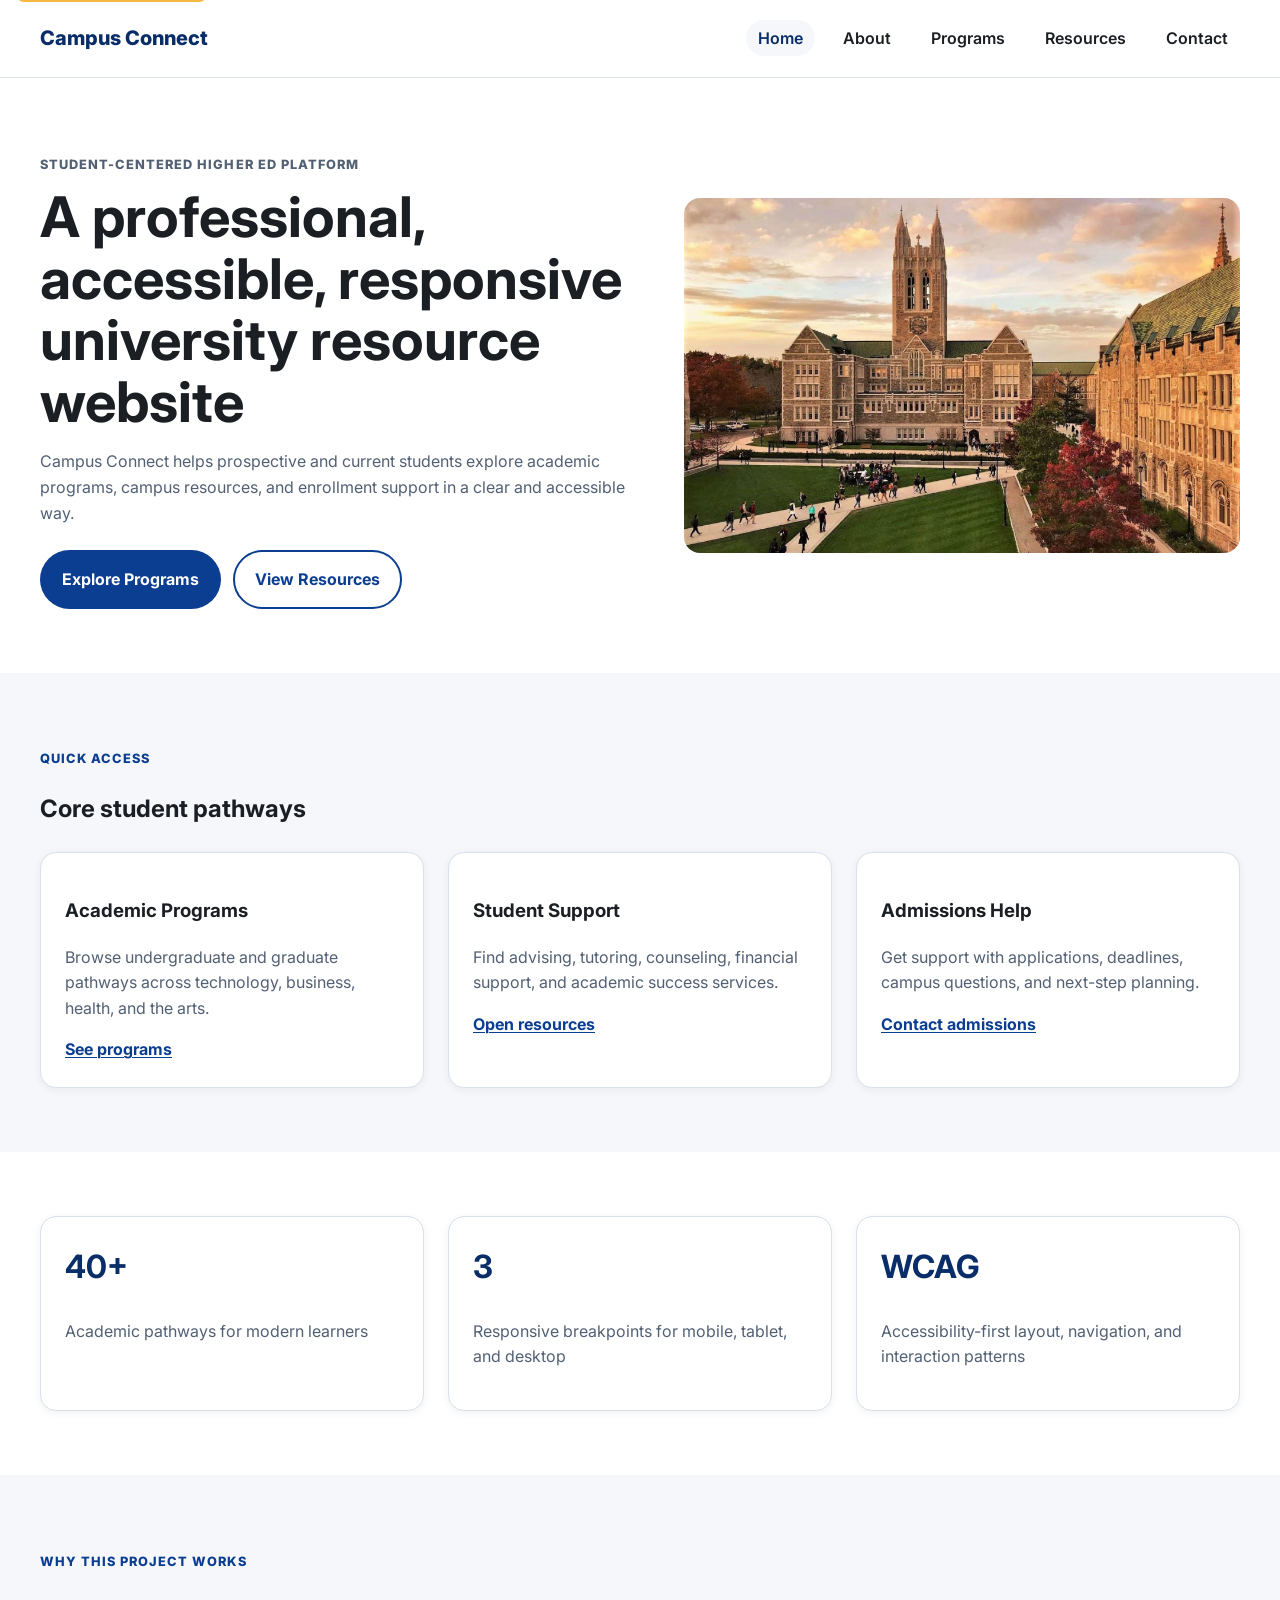
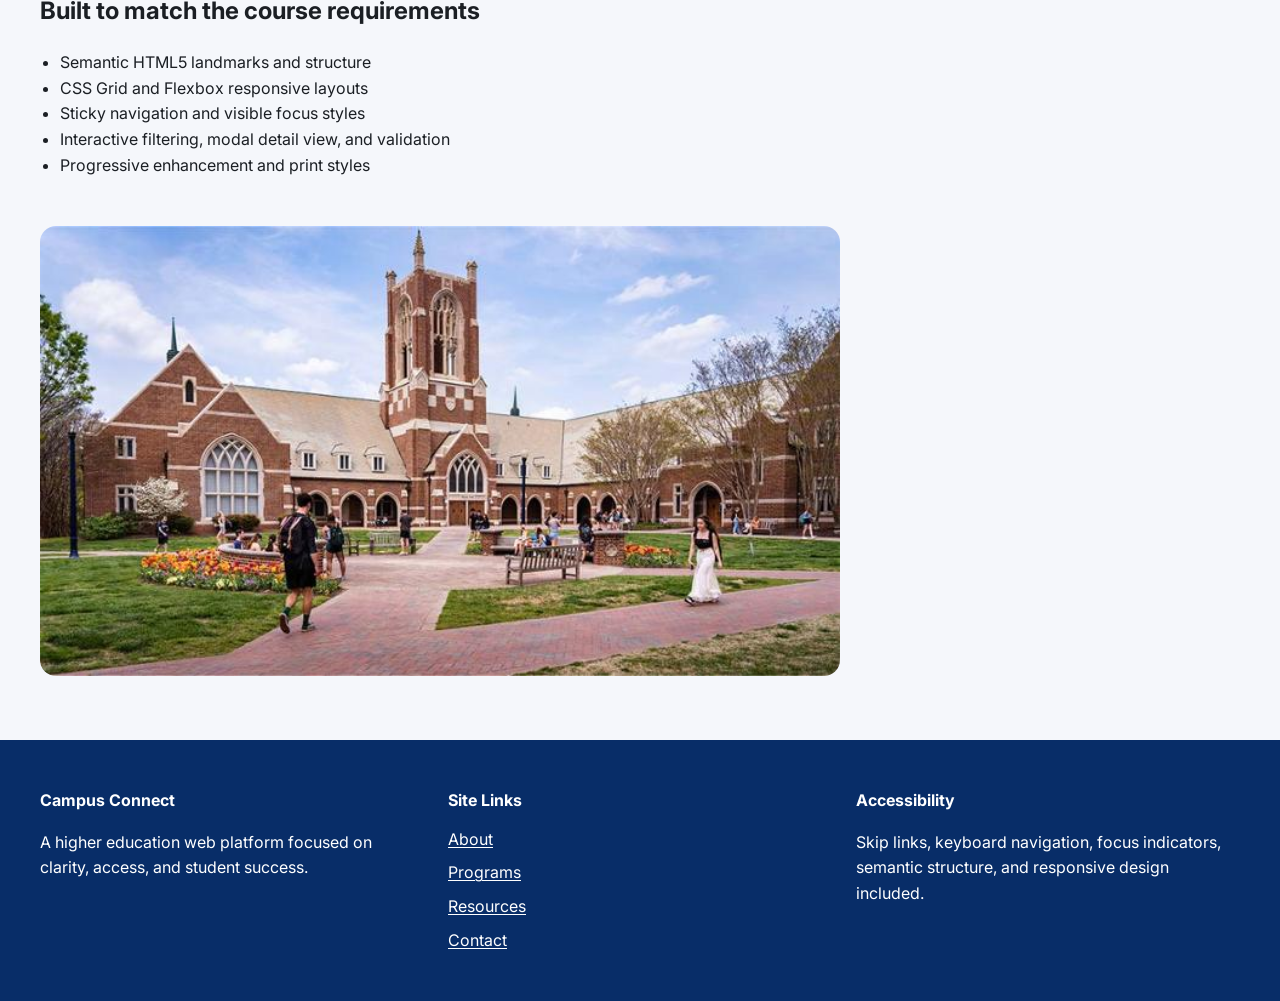
<file: index.html>
<!DOCTYPE html>
<html lang="en">
<head>
  <meta charset="UTF-8" />
  <meta name="viewport" content="width=device-width, initial-scale=1.0" />
  <meta name="description" content="Campus Connect is a higher education platform for prospective and current students." />
  <title>Campus Connect | Home</title>
  <link rel="preconnect" href="https://fonts.googleapis.com" />
  <link rel="preconnect" href="https://fonts.gstatic.com" crossorigin />
  <link href="https://fonts.googleapis.com/css2?family=Inter:wght@400;500;600;700;800&display=swap" rel="stylesheet" />
  <link rel="stylesheet" href="css/styles.css" />
  <link rel="stylesheet" href="css/print.css" media="print" />
  <script defer src="js/app.js"></script>
</head>
<body>
  <a class="skip-link" href="#main-content">Skip to main content</a>

  <header class="site-header">
    <div class="container header-inner">
      <a class="logo" href="index.html" aria-label="Campus Connect home">Campus Connect</a>

      <button class="menu-toggle" aria-expanded="false" aria-controls="site-nav" aria-label="Toggle navigation">
        <span></span>
        <span></span>
        <span></span>
      </button>

      <nav id="site-nav" class="site-nav" aria-label="Primary navigation">
        <ul>
          <li><a href="index.html" aria-current="page">Home</a></li>
          <li><a href="about.html">About</a></li>
          <li><a href="programs.html">Programs</a></li>
          <li><a href="resources.html">Resources</a></li>
          <li><a href="contact.html">Contact</a></li>
        </ul>
      </nav>
    </div>
  </header>

  <main id="main-content">
    <section class="hero">
      <div class="container hero-grid">
        <div class="hero-copy">
          <p class="eyebrow">Student-centered higher ed platform</p>
          <h1>A professional, accessible, responsive university resource website</h1>
          <p>
            Campus Connect helps prospective and current students explore academic programs,
            campus resources, and enrollment support in a clear and accessible way.
          </p>
          <div class="hero-actions">
            <a class="btn btn-primary" href="programs.html">Explore Programs</a>
            <a class="btn btn-secondary" href="resources.html">View Resources</a>
          </div>
        </div>

        <div class="hero-media">
          <picture>
            <source media="(min-width: 900px)" srcset="images/campus-hero-large.jpg" />
            <img
              src="images/campus-hero-small.jpg"
              alt="University students walking across campus"
              width="800"
              height="520"
              loading="eager"
            />
          </picture>
        </div>
      </div>
    </section>

    <section class="section surface-light">
      <div class="container">
        <div class="section-heading">
          <p class="eyebrow">Quick access</p>
          <h2>Core student pathways</h2>
        </div>

        <div class="card-grid three-col">
          <article class="card">
            <h3>Academic Programs</h3>
            <p>Browse undergraduate and graduate pathways across technology, business, health, and the arts.</p>
            <a class="text-link" href="programs.html">See programs</a>
          </article>

          <article class="card">
            <h3>Student Support</h3>
            <p>Find advising, tutoring, counseling, financial support, and academic success services.</p>
            <a class="text-link" href="resources.html">Open resources</a>
          </article>

          <article class="card">
            <h3>Admissions Help</h3>
            <p>Get support with applications, deadlines, campus questions, and next-step planning.</p>
            <a class="text-link" href="contact.html">Contact admissions</a>
          </article>
        </div>
      </div>
    </section>

    <section class="section">
      <div class="container stats-grid">
        <article class="stat-card">
          <h2>40+</h2>
          <p>Academic pathways for modern learners</p>
        </article>
        <article class="stat-card">
          <h2>3</h2>
          <p>Responsive breakpoints for mobile, tablet, and desktop</p>
        </article>
        <article class="stat-card">
          <h2>WCAG</h2>
          <p>Accessibility-first layout, navigation, and interaction patterns</p>
        </article>
      </div>
    </section>

    <section class="section surface-light">
      <div class="container feature-grid">
        <div>
          <p class="eyebrow">Why this project works</p>
          <h2>Built to match the course requirements</h2>
          <ul class="check-list">
            <li>Semantic HTML5 landmarks and structure</li>
            <li>CSS Grid and Flexbox responsive layouts</li>
            <li>Sticky navigation and visible focus styles</li>
            <li>Interactive filtering, modal detail view, and validation</li>
            <li>Progressive enhancement and print styles</li>
          </ul>
        </div>

        <div class="feature-image">
          <picture>
            <source media="(min-width: 900px)" srcset="images/library-large.jpg" />
            <img
              src="images/library-small.jpg"
              alt="Students studying together in a campus library"
              width="800"
              height="520"
              loading="lazy"
            />
          </picture>
        </div>
      </div>
    </section>
  </main>

  <footer class="site-footer">
    <div class="container footer-grid">
      <div>
        <h2 class="footer-title">Campus Connect</h2>
        <p>A higher education web platform focused on clarity, access, and student success.</p>
      </div>
      <div>
        <h2 class="footer-title">Site Links</h2>
        <ul class="footer-list">
          <li><a href="about.html">About</a></li>
          <li><a href="programs.html">Programs</a></li>
          <li><a href="resources.html">Resources</a></li>
          <li><a href="contact.html">Contact</a></li>
        </ul>
      </div>
      <div>
        <h2 class="footer-title">Accessibility</h2>
        <p>Skip links, keyboard navigation, focus indicators, semantic structure, and responsive design included.</p>
      </div>
    </div>
  </footer>
</body>
</html>
</file>
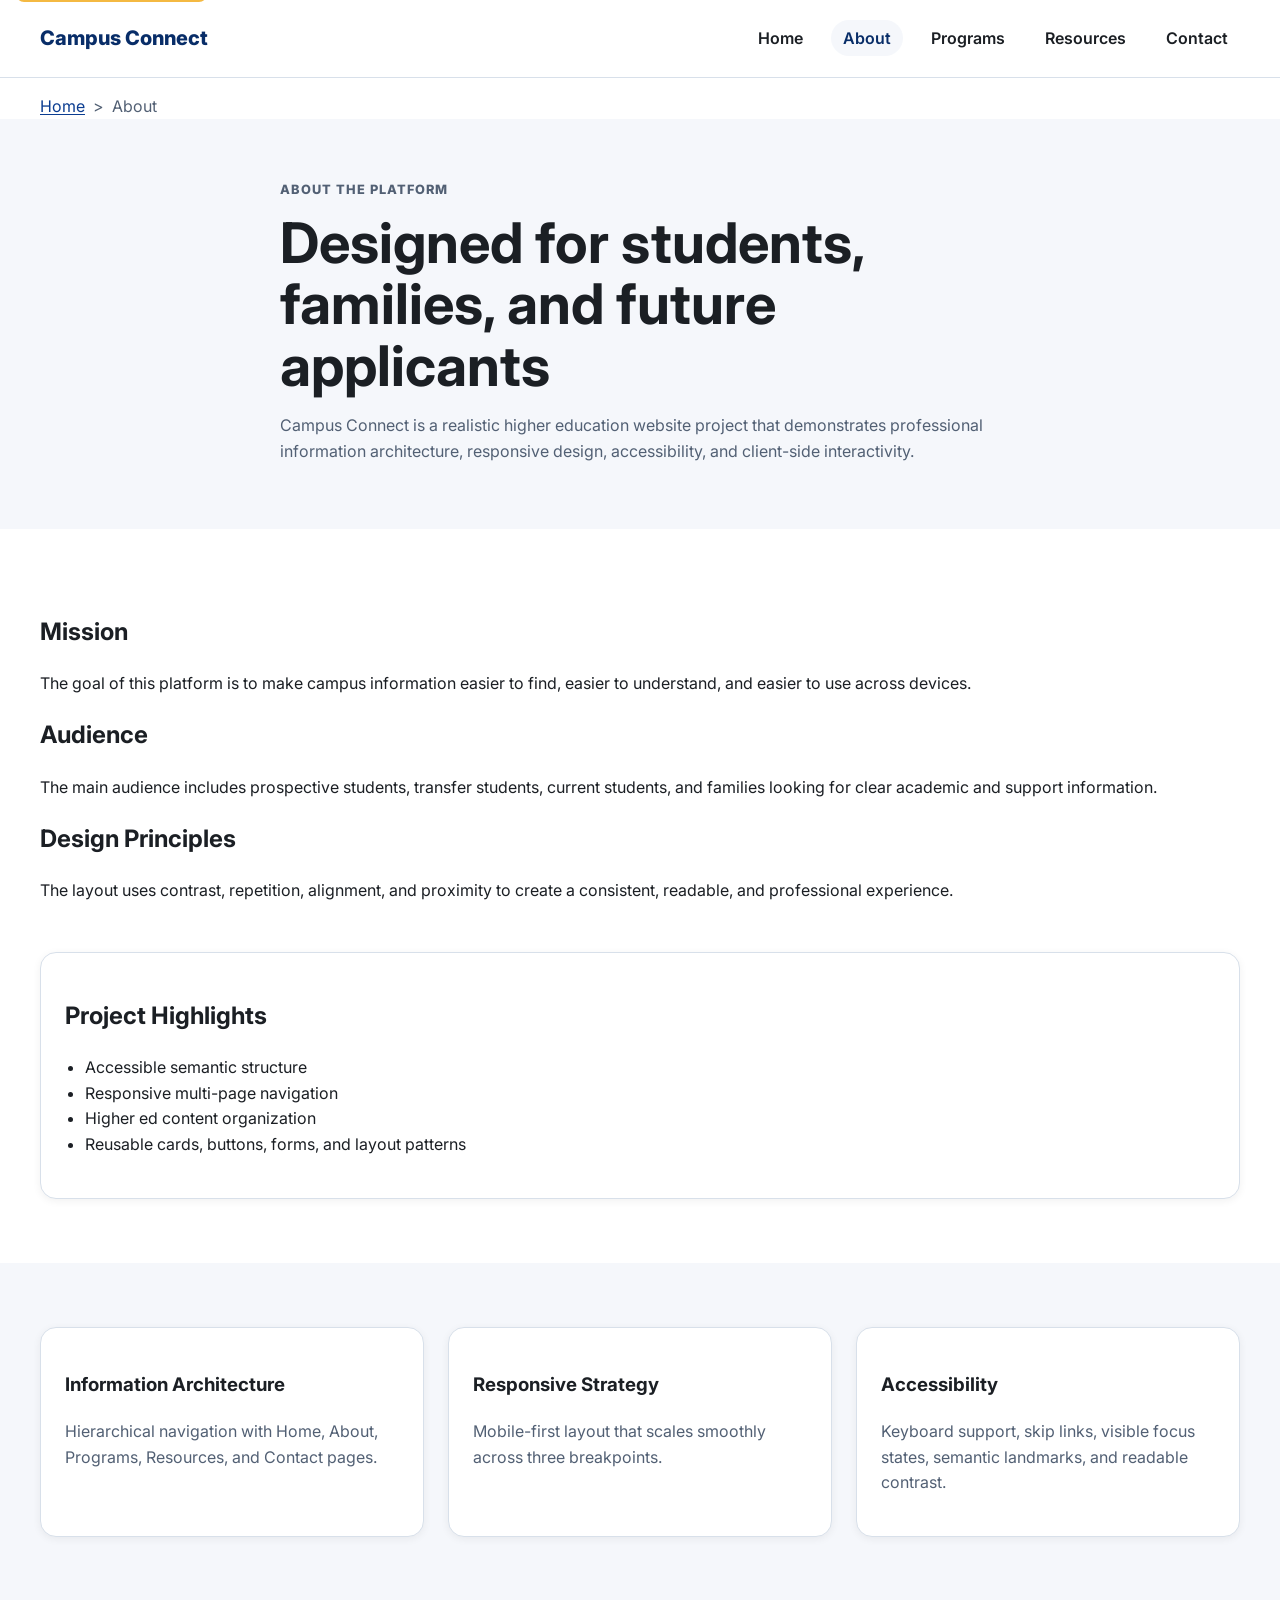
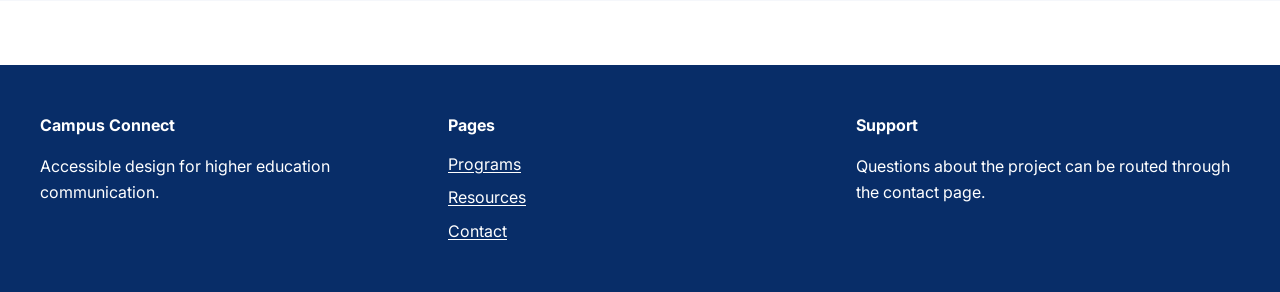
<file: about.html>
<!DOCTYPE html>
<html lang="en">
<head>
  <meta charset="UTF-8" />
  <meta name="viewport" content="width=device-width, initial-scale=1.0" />
  <meta name="description" content="About Campus Connect and its student-centered mission." />
  <title>Campus Connect | About</title>
  <link rel="preconnect" href="https://fonts.googleapis.com" />
  <link rel="preconnect" href="https://fonts.gstatic.com" crossorigin />
  <link href="https://fonts.googleapis.com/css2?family=Inter:wght@400;500;600;700;800&display=swap" rel="stylesheet" />
  <link rel="stylesheet" href="css/styles.css" />
  <link rel="stylesheet" href="css/print.css" media="print" />
  <script defer src="js/app.js"></script>
</head>
<body>
  <a class="skip-link" href="#main-content">Skip to main content</a>

  <header class="site-header">
    <div class="container header-inner">
      <a class="logo" href="index.html">Campus Connect</a>
      <button class="menu-toggle" aria-expanded="false" aria-controls="site-nav" aria-label="Toggle navigation">
        <span></span><span></span><span></span>
      </button>
      <nav id="site-nav" class="site-nav" aria-label="Primary navigation">
        <ul>
          <li><a href="index.html">Home</a></li>
          <li><a href="about.html" aria-current="page">About</a></li>
          <li><a href="programs.html">Programs</a></li>
          <li><a href="resources.html">Resources</a></li>
          <li><a href="contact.html">Contact</a></li>
        </ul>
      </nav>
    </div>
  </header>

  <main id="main-content" class="page-main">
    <div class="container breadcrumb-wrap">
      <nav aria-label="Breadcrumb">
        <ol class="breadcrumb">
          <li><a href="index.html">Home</a></li>
          <li aria-current="page">About</li>
        </ol>
      </nav>
    </div>

    <section class="page-hero surface-light">
      <div class="container narrow-flow">
        <p class="eyebrow">About the platform</p>
        <h1>Designed for students, families, and future applicants</h1>
        <p>
          Campus Connect is a realistic higher education website project that demonstrates
          professional information architecture, responsive design, accessibility, and client-side interactivity.
        </p>
      </div>
    </section>

    <section class="section">
      <div class="container content-grid">
        <article>
          <h2>Mission</h2>
          <p>
            The goal of this platform is to make campus information easier to find, easier to understand,
            and easier to use across devices.
          </p>

          <h2>Audience</h2>
          <p>
            The main audience includes prospective students, transfer students, current students,
            and families looking for clear academic and support information.
          </p>

          <h2>Design Principles</h2>
          <p>
            The layout uses contrast, repetition, alignment, and proximity to create a consistent,
            readable, and professional experience.
          </p>
        </article>

        <aside class="sidebar-card">
          <h2>Project Highlights</h2>
          <ul class="check-list">
            <li>Accessible semantic structure</li>
            <li>Responsive multi-page navigation</li>
            <li>Higher ed content organization</li>
            <li>Reusable cards, buttons, forms, and layout patterns</li>
          </ul>
        </aside>
      </div>
    </section>

    <section class="section surface-light">
      <div class="container card-grid three-col">
        <article class="card">
          <h3>Information Architecture</h3>
          <p>Hierarchical navigation with Home, About, Programs, Resources, and Contact pages.</p>
        </article>
        <article class="card">
          <h3>Responsive Strategy</h3>
          <p>Mobile-first layout that scales smoothly across three breakpoints.</p>
        </article>
        <article class="card">
          <h3>Accessibility</h3>
          <p>Keyboard support, skip links, visible focus states, semantic landmarks, and readable contrast.</p>
        </article>
      </div>
    </section>
  </main>

  <footer class="site-footer">
    <div class="container footer-grid">
      <div>
        <h2 class="footer-title">Campus Connect</h2>
        <p>Accessible design for higher education communication.</p>
      </div>
      <div>
        <h2 class="footer-title">Pages</h2>
        <ul class="footer-list">
          <li><a href="programs.html">Programs</a></li>
          <li><a href="resources.html">Resources</a></li>
          <li><a href="contact.html">Contact</a></li>
        </ul>
      </div>
      <div>
        <h2 class="footer-title">Support</h2>
        <p>Questions about the project can be routed through the contact page.</p>
      </div>
    </div>
  </footer>
</body>
</html>
</file>
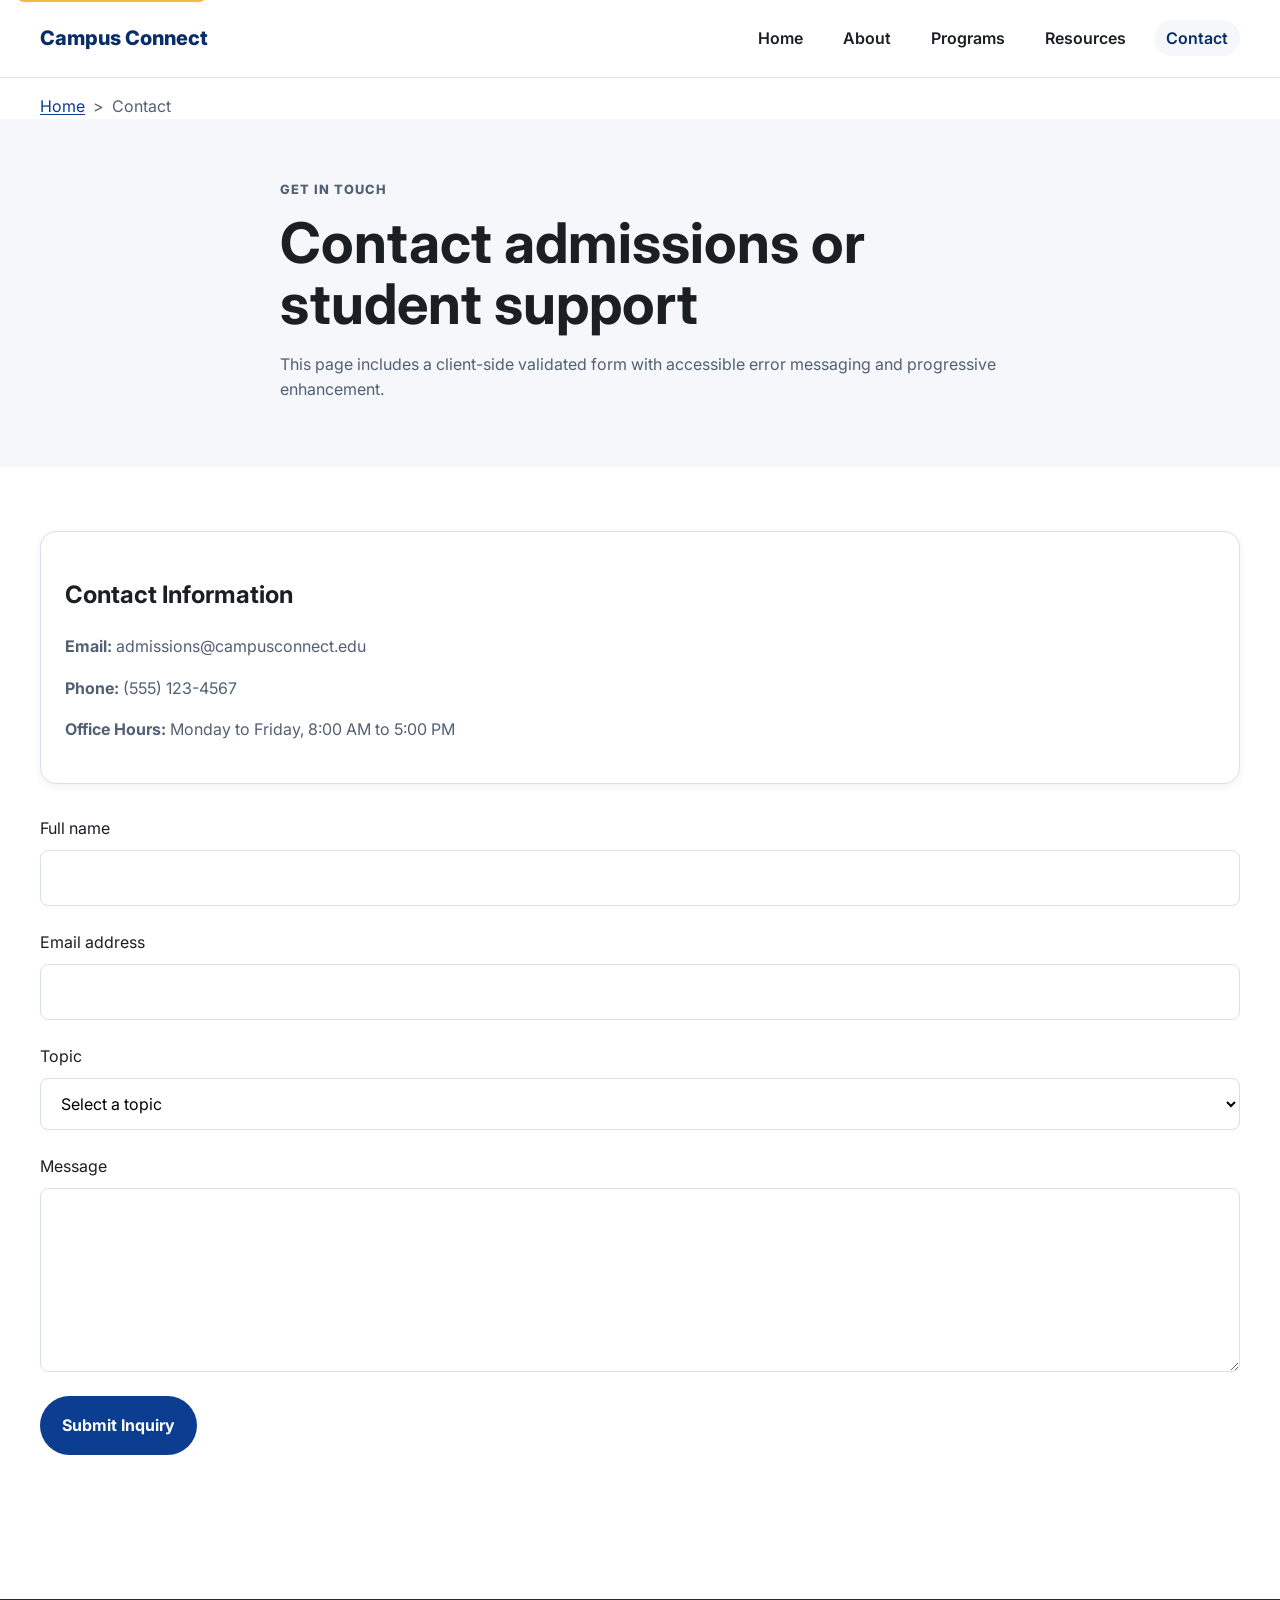
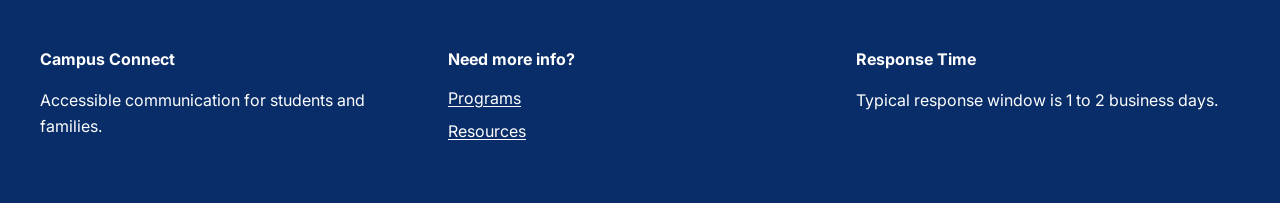
<file: contact.html>
<!DOCTYPE html>
<html lang="en">
<head>
  <meta charset="UTF-8" />
  <meta name="viewport" content="width=device-width, initial-scale=1.0" />
  <meta name="description" content="Contact Campus Connect admissions and student services." />
  <title>Campus Connect | Contact</title>
  <link rel="preconnect" href="https://fonts.googleapis.com" />
  <link rel="preconnect" href="https://fonts.gstatic.com" crossorigin />
  <link href="https://fonts.googleapis.com/css2?family=Inter:wght@400;500;600;700;800&display=swap" rel="stylesheet" />
  <link rel="stylesheet" href="css/styles.css" />
  <link rel="stylesheet" href="css/print.css" media="print" />
  <script defer src="js/app.js"></script>
</head>
<body>
  <a class="skip-link" href="#main-content">Skip to main content</a>

  <header class="site-header">
    <div class="container header-inner">
      <a class="logo" href="index.html">Campus Connect</a>
      <button class="menu-toggle" aria-expanded="false" aria-controls="site-nav" aria-label="Toggle navigation">
        <span></span><span></span><span></span>
      </button>
      <nav id="site-nav" class="site-nav" aria-label="Primary navigation">
        <ul>
          <li><a href="index.html">Home</a></li>
          <li><a href="about.html">About</a></li>
          <li><a href="programs.html">Programs</a></li>
          <li><a href="resources.html">Resources</a></li>
          <li><a href="contact.html" aria-current="page">Contact</a></li>
        </ul>
      </nav>
    </div>
  </header>

  <main id="main-content" class="page-main">
    <div class="container breadcrumb-wrap">
      <nav aria-label="Breadcrumb">
        <ol class="breadcrumb">
          <li><a href="index.html">Home</a></li>
          <li aria-current="page">Contact</li>
        </ol>
      </nav>
    </div>

    <section class="page-hero surface-light">
      <div class="container narrow-flow">
        <p class="eyebrow">Get in touch</p>
        <h1>Contact admissions or student support</h1>
        <p>
          This page includes a client-side validated form with accessible error messaging and progressive enhancement.
        </p>
      </div>
    </section>

    <section class="section">
      <div class="container contact-grid">
        <article class="card">
          <h2>Contact Information</h2>
          <p><strong>Email:</strong> admissions@campusconnect.edu</p>
          <p><strong>Phone:</strong> (555) 123-4567</p>
          <p><strong>Office Hours:</strong> Monday to Friday, 8:00 AM to 5:00 PM</p>
        </article>

        <form id="contact-form" class="contact-form" novalidate>
          <div class="form-group">
            <label for="full-name">Full name</label>
            <input id="full-name" name="fullName" type="text" required />
            <small class="error-message" aria-live="polite"></small>
          </div>

          <div class="form-group">
            <label for="email">Email address</label>
            <input id="email" name="email" type="email" required />
            <small class="error-message" aria-live="polite"></small>
          </div>

          <div class="form-group">
            <label for="topic">Topic</label>
            <select id="topic" name="topic" required>
              <option value="">Select a topic</option>
              <option value="admissions">Admissions</option>
              <option value="advising">Advising</option>
              <option value="financial-aid">Financial Aid</option>
              <option value="student-support">Student Support</option>
            </select>
            <small class="error-message" aria-live="polite"></small>
          </div>

          <div class="form-group">
            <label for="message">Message</label>
            <textarea id="message" name="message" rows="6" required></textarea>
            <small class="error-message" aria-live="polite"></small>
          </div>

          <button class="btn btn-primary" type="submit">Submit Inquiry</button>
          <p id="form-status" class="form-status" aria-live="polite"></p>
        </form>
      </div>
    </section>
  </main>

  <footer class="site-footer">
    <div class="container footer-grid">
      <div>
        <h2 class="footer-title">Campus Connect</h2>
        <p>Accessible communication for students and families.</p>
      </div>
      <div>
        <h2 class="footer-title">Need more info?</h2>
        <ul class="footer-list">
          <li><a href="programs.html">Programs</a></li>
          <li><a href="resources.html">Resources</a></li>
        </ul>
      </div>
      <div>
        <h2 class="footer-title">Response Time</h2>
        <p>Typical response window is 1 to 2 business days.</p>
      </div>
    </div>
  </footer>
</body>
</html>
</file>
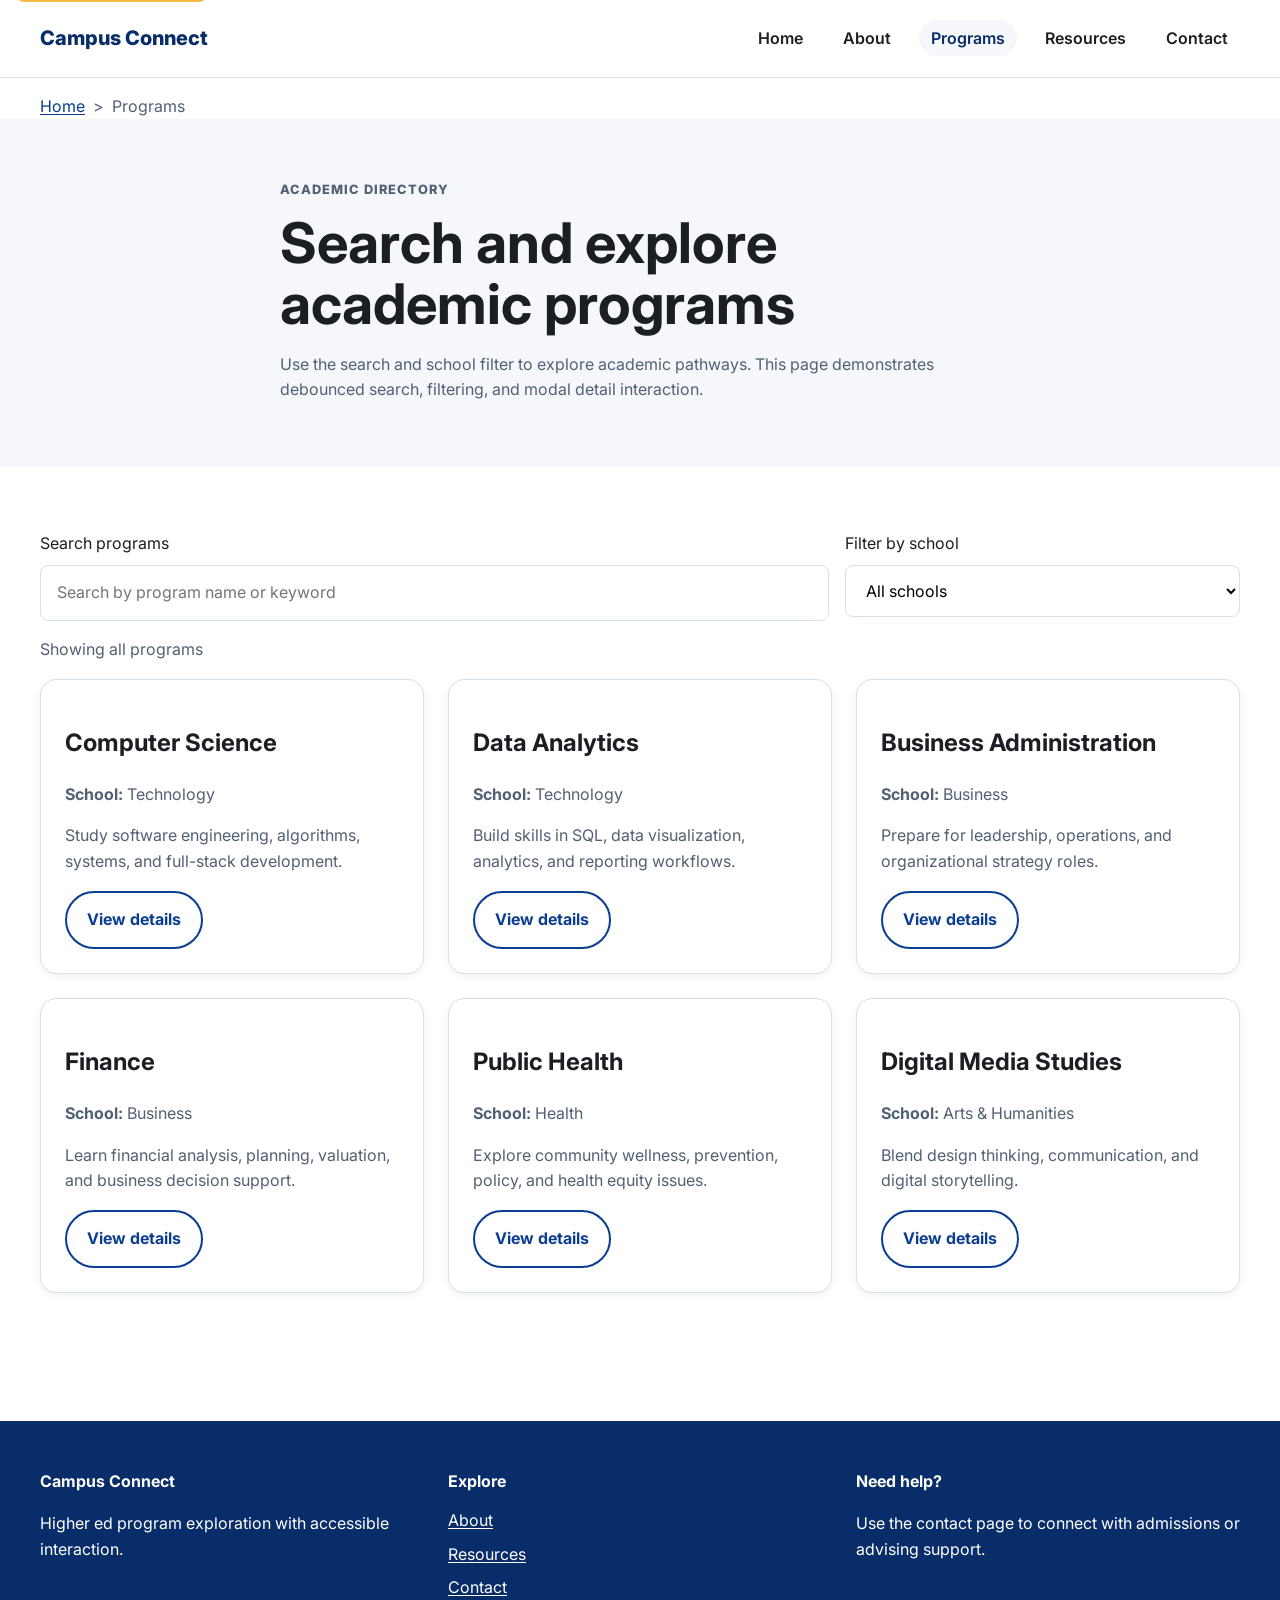
<file: programs.html>
<!DOCTYPE html>
<html lang="en">
<head>
  <meta charset="UTF-8" />
  <meta name="viewport" content="width=device-width, initial-scale=1.0" />
  <meta name="description" content="Search and filter academic programs at Campus Connect." />
  <title>Campus Connect | Programs</title>
  <link rel="preconnect" href="https://fonts.googleapis.com" />
  <link rel="preconnect" href="https://fonts.gstatic.com" crossorigin />
  <link href="https://fonts.googleapis.com/css2?family=Inter:wght@400;500;600;700;800&display=swap" rel="stylesheet" />
  <link rel="stylesheet" href="css/styles.css" />
  <link rel="stylesheet" href="css/print.css" media="print" />
  <script defer src="js/app.js"></script>
</head>
<body>
  <a class="skip-link" href="#main-content">Skip to main content</a>

  <header class="site-header">
    <div class="container header-inner">
      <a class="logo" href="index.html">Campus Connect</a>
      <button class="menu-toggle" aria-expanded="false" aria-controls="site-nav" aria-label="Toggle navigation">
        <span></span><span></span><span></span>
      </button>
      <nav id="site-nav" class="site-nav" aria-label="Primary navigation">
        <ul>
          <li><a href="index.html">Home</a></li>
          <li><a href="about.html">About</a></li>
          <li><a href="programs.html" aria-current="page">Programs</a></li>
          <li><a href="resources.html">Resources</a></li>
          <li><a href="contact.html">Contact</a></li>
        </ul>
      </nav>
    </div>
  </header>

  <main id="main-content" class="page-main">
    <div class="container breadcrumb-wrap">
      <nav aria-label="Breadcrumb">
        <ol class="breadcrumb">
          <li><a href="index.html">Home</a></li>
          <li aria-current="page">Programs</li>
        </ol>
      </nav>
    </div>

    <section class="page-hero surface-light">
      <div class="container narrow-flow">
        <p class="eyebrow">Academic directory</p>
        <h1>Search and explore academic programs</h1>
        <p>
          Use the search and school filter to explore academic pathways.
          This page demonstrates debounced search, filtering, and modal detail interaction.
        </p>
      </div>
    </section>

    <section class="section">
      <div class="container">
        <form class="filter-panel" aria-label="Program filters">
          <div class="form-group">
            <label for="program-search">Search programs</label>
            <input
              id="program-search"
              type="search"
              placeholder="Search by program name or keyword"
            />
          </div>

          <div class="form-group">
            <label for="program-category">Filter by school</label>
            <select id="program-category">
              <option value="all">All schools</option>
              <option value="Technology">Technology</option>
              <option value="Business">Business</option>
              <option value="Health">Health</option>
              <option value="Arts & Humanities">Arts & Humanities</option>
            </select>
          </div>
        </form>

        <p id="results-count" class="results-count" aria-live="polite">Showing all programs</p>

        <div id="program-list" class="card-grid three-col">
          <article class="card program-card" data-category="Technology" data-keywords="software coding engineering web development computer">
            <h2>Computer Science</h2>
            <p><strong>School:</strong> Technology</p>
            <p>Study software engineering, algorithms, systems, and full-stack development.</p>
            <button
              class="btn btn-secondary open-modal"
              data-modal-trigger
              data-title="Computer Science"
              data-school="Technology"
              data-description="This program includes software engineering, algorithms, databases, web development, and strong problem-solving foundations for technical careers."
            >
              View details
            </button>
          </article>

          <article class="card program-card" data-category="Technology" data-keywords="sql dashboards analytics data machine learning statistics">
            <h2>Data Analytics</h2>
            <p><strong>School:</strong> Technology</p>
            <p>Build skills in SQL, data visualization, analytics, and reporting workflows.</p>
            <button
              class="btn btn-secondary open-modal"
              data-modal-trigger
              data-title="Data Analytics"
              data-school="Technology"
              data-description="Students learn SQL, dashboards, data storytelling, reporting, and applied analytics for modern decision-making."
            >
              View details
            </button>
          </article>

          <article class="card program-card" data-category="Business" data-keywords="finance management leadership marketing accounting business">
            <h2>Business Administration</h2>
            <p><strong>School:</strong> Business</p>
            <p>Prepare for leadership, operations, and organizational strategy roles.</p>
            <button
              class="btn btn-secondary open-modal"
              data-modal-trigger
              data-title="Business Administration"
              data-school="Business"
              data-description="This program builds foundations in management, finance, operations, communication, and modern business strategy."
            >
              View details
            </button>
          </article>

          <article class="card program-card" data-category="Business" data-keywords="finance economics banking investments analysis">
            <h2>Finance</h2>
            <p><strong>School:</strong> Business</p>
            <p>Learn financial analysis, planning, valuation, and business decision support.</p>
            <button
              class="btn btn-secondary open-modal"
              data-modal-trigger
              data-title="Finance"
              data-school="Business"
              data-description="Students study corporate finance, investments, risk, valuation, and financial decision-making."
            >
              View details
            </button>
          </article>

          <article class="card program-card" data-category="Health" data-keywords="health community wellness policy prevention healthcare">
            <h2>Public Health</h2>
            <p><strong>School:</strong> Health</p>
            <p>Explore community wellness, prevention, policy, and health equity issues.</p>
            <button
              class="btn btn-secondary open-modal"
              data-modal-trigger
              data-title="Public Health"
              data-school="Health"
              data-description="The program covers prevention, health communication, research methods, and community-centered healthcare issues."
            >
              View details
            </button>
          </article>

          <article class="card program-card" data-category="Arts & Humanities" data-keywords="design media storytelling writing communication culture">
            <h2>Digital Media Studies</h2>
            <p><strong>School:</strong> Arts & Humanities</p>
            <p>Blend design thinking, communication, and digital storytelling.</p>
            <button
              class="btn btn-secondary open-modal"
              data-modal-trigger
              data-title="Digital Media Studies"
              data-school="Arts & Humanities"
              data-description="Students explore digital storytelling, media design, communication strategy, and ethical audience engagement."
            >
              View details
            </button>
          </article>
        </div>

        <noscript>
          <p class="no-script-note">
            Search and filtering enhancements require JavaScript, but all program information is still available on the page.
          </p>
        </noscript>
      </div>
    </section>
  </main>

  <div class="modal" id="details-modal" aria-hidden="true" role="dialog" aria-modal="true" aria-labelledby="modal-title">
    <div class="modal-overlay" data-close-modal></div>
    <div class="modal-content">
      <button class="modal-close" type="button" aria-label="Close modal" data-close-modal>&times;</button>
      <h2 id="modal-title">Program title</h2>
      <p id="modal-school"></p>
      <p id="modal-description"></p>
    </div>
  </div>

  <footer class="site-footer">
    <div class="container footer-grid">
      <div>
        <h2 class="footer-title">Campus Connect</h2>
        <p>Higher ed program exploration with accessible interaction.</p>
      </div>
      <div>
        <h2 class="footer-title">Explore</h2>
        <ul class="footer-list">
          <li><a href="about.html">About</a></li>
          <li><a href="resources.html">Resources</a></li>
          <li><a href="contact.html">Contact</a></li>
        </ul>
      </div>
      <div>
        <h2 class="footer-title">Need help?</h2>
        <p>Use the contact page to connect with admissions or advising support.</p>
      </div>
    </div>
  </footer>
</body>
</html>
</file>
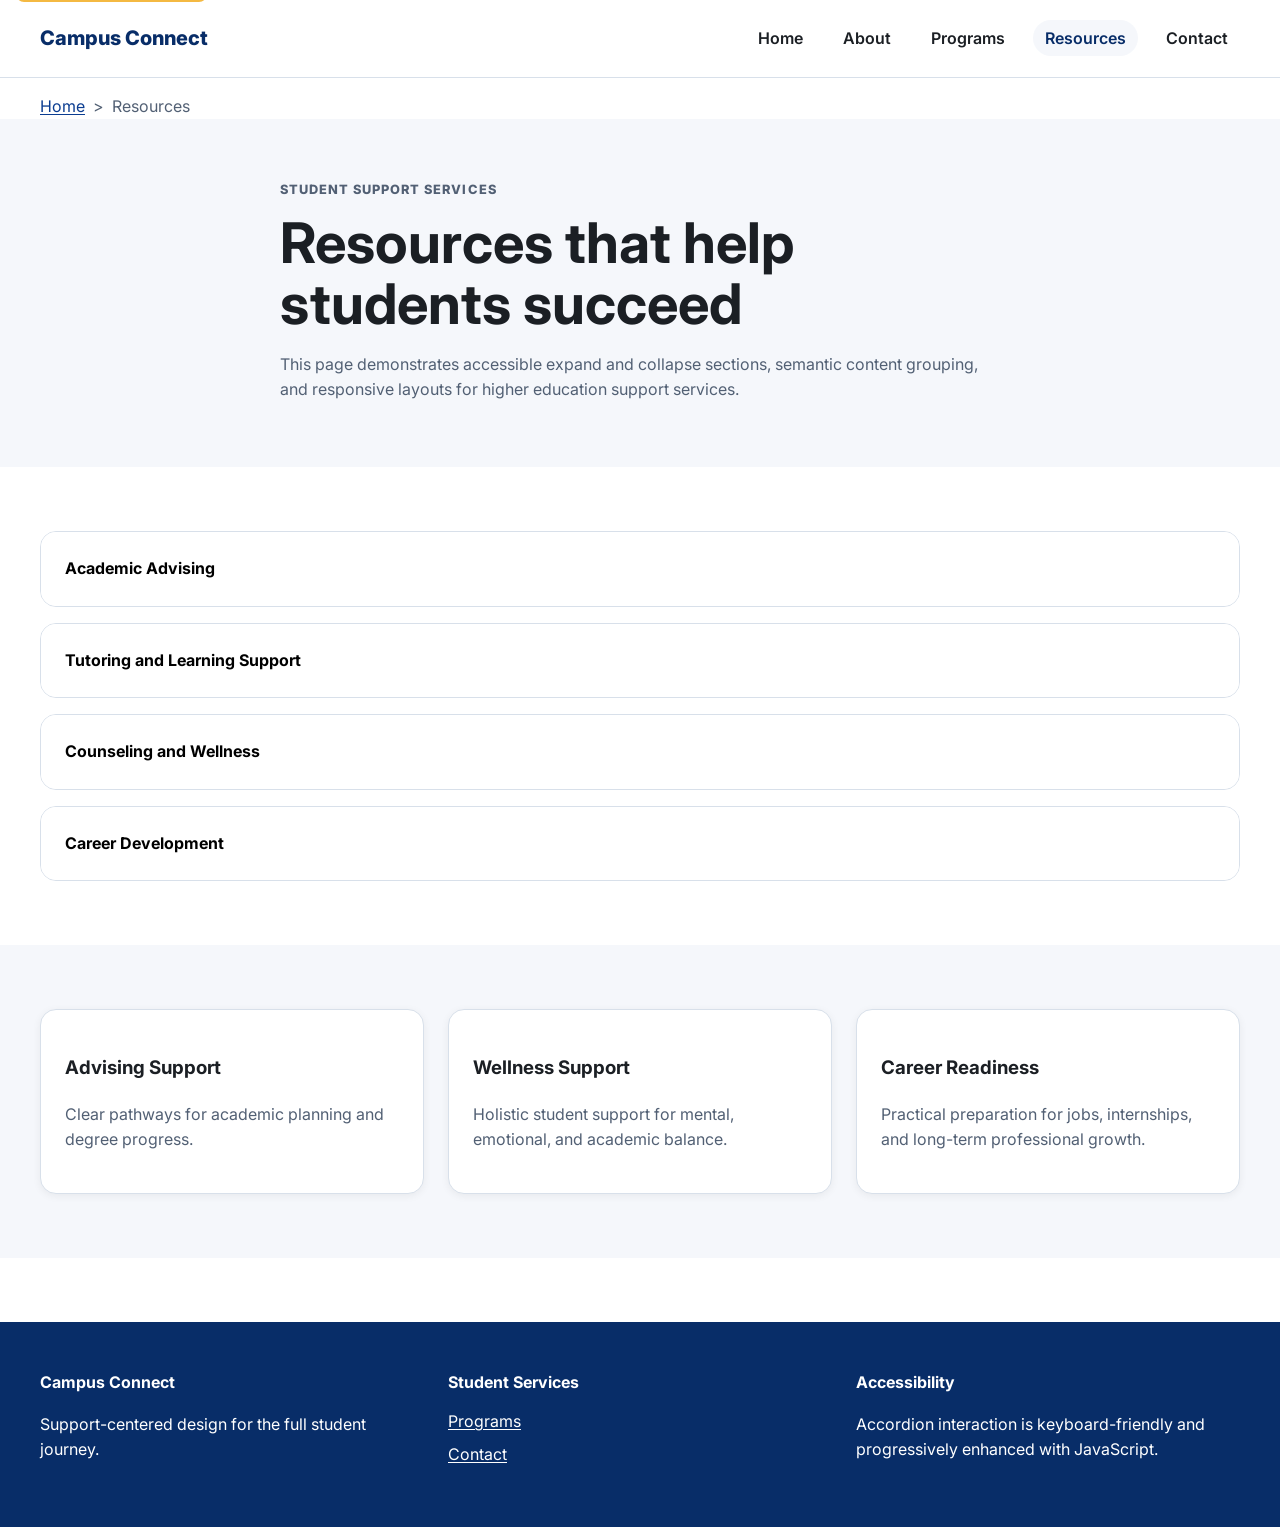
<file: resources.html>
<!DOCTYPE html>
<html lang="en">
<head>
  <meta charset="UTF-8" />
  <meta name="viewport" content="width=device-width, initial-scale=1.0" />
  <meta name="description" content="Student support resources at Campus Connect." />
  <title>Campus Connect | Resources</title>
  <link rel="preconnect" href="https://fonts.googleapis.com" />
  <link rel="preconnect" href="https://fonts.gstatic.com" crossorigin />
  <link href="https://fonts.googleapis.com/css2?family=Inter:wght@400;500;600;700;800&display=swap" rel="stylesheet" />
  <link rel="stylesheet" href="css/styles.css" />
  <link rel="stylesheet" href="css/print.css" media="print" />
  <script defer src="js/app.js"></script>
</head>
<body>
  <a class="skip-link" href="#main-content">Skip to main content</a>

  <header class="site-header">
    <div class="container header-inner">
      <a class="logo" href="index.html">Campus Connect</a>
      <button class="menu-toggle" aria-expanded="false" aria-controls="site-nav" aria-label="Toggle navigation">
        <span></span><span></span><span></span>
      </button>
      <nav id="site-nav" class="site-nav" aria-label="Primary navigation">
        <ul>
          <li><a href="index.html">Home</a></li>
          <li><a href="about.html">About</a></li>
          <li><a href="programs.html">Programs</a></li>
          <li><a href="resources.html" aria-current="page">Resources</a></li>
          <li><a href="contact.html">Contact</a></li>
        </ul>
      </nav>
    </div>
  </header>

  <main id="main-content" class="page-main">
    <div class="container breadcrumb-wrap">
      <nav aria-label="Breadcrumb">
        <ol class="breadcrumb">
          <li><a href="index.html">Home</a></li>
          <li aria-current="page">Resources</li>
        </ol>
      </nav>
    </div>

    <section class="page-hero surface-light">
      <div class="container narrow-flow">
        <p class="eyebrow">Student support services</p>
        <h1>Resources that help students succeed</h1>
        <p>
          This page demonstrates accessible expand and collapse sections, semantic content grouping,
          and responsive layouts for higher education support services.
        </p>
      </div>
    </section>

    <section class="section">
      <div class="container accordion-wrap">
        <article class="accordion-item">
          <button class="accordion-trigger" aria-expanded="false" type="button">
            Academic Advising
          </button>
          <div class="accordion-panel" hidden>
            <p>Meet with advisors to plan your degree, registration strategy, and long-term academic goals.</p>
          </div>
        </article>

        <article class="accordion-item">
          <button class="accordion-trigger" aria-expanded="false" type="button">
            Tutoring and Learning Support
          </button>
          <div class="accordion-panel" hidden>
            <p>Access tutoring, writing support, study workshops, and academic coaching resources.</p>
          </div>
        </article>

        <article class="accordion-item">
          <button class="accordion-trigger" aria-expanded="false" type="button">
            Counseling and Wellness
          </button>
          <div class="accordion-panel" hidden>
            <p>Explore counseling, mental wellness, stress management, and student well-being support.</p>
          </div>
        </article>

        <article class="accordion-item">
          <button class="accordion-trigger" aria-expanded="false" type="button">
            Career Development
          </button>
          <div class="accordion-panel" hidden>
            <p>Find resume help, internship guidance, interview preparation, and career exploration services.</p>
          </div>
        </article>
      </div>
    </section>

    <section class="section surface-light">
      <div class="container card-grid three-col">
        <article class="card">
          <h3>Advising Support</h3>
          <p>Clear pathways for academic planning and degree progress.</p>
        </article>
        <article class="card">
          <h3>Wellness Support</h3>
          <p>Holistic student support for mental, emotional, and academic balance.</p>
        </article>
        <article class="card">
          <h3>Career Readiness</h3>
          <p>Practical preparation for jobs, internships, and long-term professional growth.</p>
        </article>
      </div>
    </section>
  </main>

  <footer class="site-footer">
    <div class="container footer-grid">
      <div>
        <h2 class="footer-title">Campus Connect</h2>
        <p>Support-centered design for the full student journey.</p>
      </div>
      <div>
        <h2 class="footer-title">Student Services</h2>
        <ul class="footer-list">
          <li><a href="programs.html">Programs</a></li>
          <li><a href="contact.html">Contact</a></li>
        </ul>
      </div>
      <div>
        <h2 class="footer-title">Accessibility</h2>
        <p>Accordion interaction is keyboard-friendly and progressively enhanced with JavaScript.</p>
      </div>
    </div>
  </footer>
</body>
</html>
</file>
<file: css/styles.css>
:root {
  --color-primary: #0b3d91;
  --color-primary-dark: #082d68;
  --color-accent: #f4b942;
  --color-surface: #ffffff;
  --color-surface-muted: #f5f7fb;
  --color-text: #1b1f24;
  --color-text-soft: #526074;
  --color-border: #d8e0ea;
  --color-success: #1c7c54;
  --color-danger: #b42318;

  --shadow-sm: 0 2px 8px rgba(0, 0, 0, 0.06);
  --shadow-md: 0 12px 32px rgba(0, 0, 0, 0.12);

  --radius-sm: 0.5rem;
  --radius-md: 1rem;
  --radius-lg: 1.5rem;

  --space-1: 0.25rem;
  --space-2: 0.5rem;
  --space-3: 0.75rem;
  --space-4: 1rem;
  --space-5: 1.5rem;
  --space-6: 2rem;
  --space-7: 3rem;
  --space-8: 4rem;

  --max-width: 1200px;
}

*,
*::before,
*::after {
  box-sizing: border-box;
}

html {
  scroll-behavior: smooth;
}

body {
  margin: 0;
  font-family: "Inter", sans-serif;
  color: var(--color-text);
  background: var(--color-surface);
  line-height: 1.6;
}

img {
  display: block;
  max-width: 100%;
  height: auto;
  border-radius: var(--radius-md);
}

a {
  color: var(--color-primary);
  text-decoration-thickness: 0.08em;
  text-underline-offset: 0.15em;
}

a:hover,
a:focus-visible {
  color: var(--color-primary-dark);
}

button,
input,
select,
textarea {
  font: inherit;
}

:focus-visible {
  outline: 3px solid var(--color-accent);
  outline-offset: 3px;
}

.skip-link {
  position: absolute;
  top: -3rem;
  left: 1rem;
  background: var(--color-accent);
  color: #111;
  padding: 0.75rem 1rem;
  border-radius: var(--radius-sm);
  font-weight: 700;
  z-index: 2000;
}

.skip-link:focus {
  top: 1rem;
}

.container {
  width: min(100% - 2rem, var(--max-width));
  margin-inline: auto;
}

.section {
  padding: var(--space-8) 0;
}

.surface-light {
  background: var(--color-surface-muted);
}

.site-header {
  position: sticky;
  top: 0;
  z-index: 1000;
  background: rgba(255, 255, 255, 0.97);
  border-bottom: 1px solid var(--color-border);
  backdrop-filter: blur(10px);
}

.header-inner {
  min-height: 4.8rem;
  display: flex;
  align-items: center;
  justify-content: space-between;
  gap: var(--space-4);
}

.logo {
  font-size: 1.25rem;
  font-weight: 800;
  color: var(--color-primary-dark);
  text-decoration: none;
}

.site-nav ul {
  list-style: none;
  display: flex;
  align-items: center;
  gap: var(--space-4);
  margin: 0;
  padding: 0;
}

.site-nav a {
  text-decoration: none;
  color: var(--color-text);
  font-weight: 600;
  padding: 0.5rem 0.75rem;
  border-radius: 999px;
}

.site-nav a:hover,
.site-nav a:focus-visible,
.site-nav a[aria-current="page"] {
  background: var(--color-surface-muted);
  color: var(--color-primary-dark);
}

.menu-toggle {
  display: none;
  background: transparent;
  border: 0;
  cursor: pointer;
  padding: 0.25rem;
}

.menu-toggle span {
  display: block;
  width: 1.5rem;
  height: 2px;
  background: var(--color-text);
  margin: 0.3rem 0;
}

.hero {
  padding: var(--space-8) 0;
}

.hero-grid,
.feature-grid,
.contact-grid,
.content-grid {
  display: grid;
  gap: var(--space-6);
  align-items: center;
}

.hero-grid {
  grid-template-columns: 1.1fr 1fr;
}

.hero-copy h1,
.page-hero h1 {
  font-size: clamp(2rem, 5vw, 3.5rem);
  line-height: 1.1;
  margin: 0 0 var(--space-4);
}

.hero-copy p,
.page-hero p,
.card p,
.stat-card p,
.sidebar-card p {
  color: var(--color-text-soft);
}

.eyebrow {
  color: var(--color-primary);
  text-transform: uppercase;
  font-weight: 800;
  letter-spacing: 0.08em;
  font-size: 0.8rem;
  margin-bottom: var(--space-3);
}

.hero-actions {
  display: flex;
  gap: var(--space-3);
  flex-wrap: wrap;
  margin-top: var(--space-5);
}

.section-heading {
  margin-bottom: var(--space-5);
}

.btn {
  display: inline-flex;
  align-items: center;
  justify-content: center;
  padding: 0.9rem 1.25rem;
  border-radius: 999px;
  text-decoration: none;
  font-weight: 700;
  border: 2px solid transparent;
  cursor: pointer;
}

.btn-primary {
  background: var(--color-primary);
  color: #fff;
}

.btn-primary:hover,
.btn-primary:focus-visible {
  background: var(--color-primary-dark);
  color: #fff;
}

.btn-secondary {
  background: transparent;
  color: var(--color-primary);
  border-color: var(--color-primary);
}

.btn-secondary:hover,
.btn-secondary:focus-visible {
  background: var(--color-primary);
  color: #fff;
}

.card-grid {
  display: grid;
  gap: var(--space-5);
}

.three-col {
  grid-template-columns: repeat(3, minmax(0, 1fr));
}

.card,
.stat-card,
.sidebar-card {
  background: #fff;
  border: 1px solid var(--color-border);
  border-radius: var(--radius-md);
  padding: var(--space-5);
  box-shadow: var(--shadow-sm);
}

.text-link {
  font-weight: 700;
}

.stats-grid {
  display: grid;
  grid-template-columns: repeat(3, minmax(0, 1fr));
  gap: var(--space-5);
}

.stat-card h2 {
  margin-top: 0;
  font-size: 2rem;
  color: var(--color-primary-dark);
}

.check-list {
  padding-left: 1.25rem;
}

.page-main {
  padding-bottom: var(--space-8);
}

.page-hero {
  padding: var(--space-7) 0;
}

.narrow-flow {
  max-width: 720px;
}

.breadcrumb-wrap {
  padding-top: var(--space-4);
}

.breadcrumb {
  list-style: none;
  display: flex;
  flex-wrap: wrap;
  gap: var(--space-2);
  margin: 0;
  padding: 0;
  color: var(--color-text-soft);
}

.breadcrumb li::after {
  content: ">";
  margin-left: var(--space-2);
}

.breadcrumb li:last-child::after {
  content: "";
}

.filter-panel {
  display: grid;
  grid-template-columns: 2fr 1fr;
  gap: var(--space-4);
  margin-bottom: var(--space-4);
}

.form-group {
  display: flex;
  flex-direction: column;
  gap: var(--space-2);
}

input,
select,
textarea {
  width: 100%;
  padding: 0.9rem 1rem;
  border: 1px solid var(--color-border);
  border-radius: var(--radius-sm);
  background: #fff;
}

.results-count,
.form-status,
.no-script-note {
  color: var(--color-text-soft);
  margin-bottom: var(--space-4);
}

.program-card[hidden] {
  display: none;
}

.accordion-wrap {
  display: grid;
  gap: var(--space-4);
}

.accordion-item {
  border: 1px solid var(--color-border);
  border-radius: var(--radius-md);
  overflow: hidden;
  background: #fff;
}

.accordion-trigger {
  width: 100%;
  text-align: left;
  background: #fff;
  border: 0;
  padding: var(--space-5);
  font-weight: 700;
  cursor: pointer;
}

.accordion-panel {
  padding: 0 var(--space-5) var(--space-5);
}

.error-message {
  color: var(--color-danger);
  min-height: 1rem;
}

.input-error {
  border-color: var(--color-danger);
}

.modal {
  position: fixed;
  inset: 0;
  display: none;
  align-items: center;
  justify-content: center;
  padding: var(--space-4);
}

.modal.is-open {
  display: flex;
}

.modal-overlay {
  position: absolute;
  inset: 0;
  background: rgba(10, 18, 32, 0.68);
}

.modal-content {
  position: relative;
  z-index: 2;
  width: 100%;
  max-width: 42rem;
  background: #fff;
  border-radius: var(--radius-lg);
  padding: var(--space-6);
  box-shadow: var(--shadow-md);
}

.modal-close {
  position: absolute;
  top: 1rem;
  right: 1rem;
  background: transparent;
  border: 0;
  font-size: 2rem;
  cursor: pointer;
}

.site-footer {
  background: var(--color-primary-dark);
  color: #fff;
  padding: var(--space-7) 0;
}

.footer-grid {
  display: grid;
  grid-template-columns: repeat(3, minmax(0, 1fr));
  gap: var(--space-5);
}

.footer-title {
  margin-top: 0;
  font-size: 1rem;
}

.footer-list {
  list-style: none;
  padding: 0;
  margin: 0;
}

.footer-list li + li {
  margin-top: var(--space-2);
}

.site-footer a {
  color: #fff;
}

@media (max-width: 900px) {
  .hero-grid,
  .feature-grid,
  .contact-grid,
  .content-grid,
  .three-col,
  .stats-grid,
  .footer-grid,
  .filter-panel {
    grid-template-columns: 1fr;
  }
}

@media (max-width: 760px) {
  .menu-toggle {
    display: block;
  }

  .site-nav {
    position: absolute;
    top: 100%;
    left: 0;
    right: 0;
    background: #fff;
    border-bottom: 1px solid var(--color-border);
    padding: var(--space-4) 1rem;
    display: none;
  }

  .site-nav.open {
    display: block;
  }

  .site-nav ul {
    flex-direction: column;
    align-items: stretch;
  }
}

@media (max-width: 480px) {
  .container {
    width: min(100% - 1.25rem, var(--max-width));
  }

  .hero-actions {
    display: grid;
  }

  .btn {
    width: 100%;
  }
}
</file>
<file: css/print.css>
body {
  background: #fff;
  color: #000;
  font-size: 12pt;
}

.site-header,
.site-footer,
.menu-toggle,
.modal,
.btn,
.skip-link {
  display: none !important;
}

main,
.section,
.page-hero {
  padding: 0 !important;
}

.container {
  width: 100%;
  max-width: 100%;
}

.card,
.stat-card,
.sidebar-card {
  box-shadow: none;
  border: 1px solid #999;
}

a {
  color: #000;
  text-decoration: underline;
}
</file>
